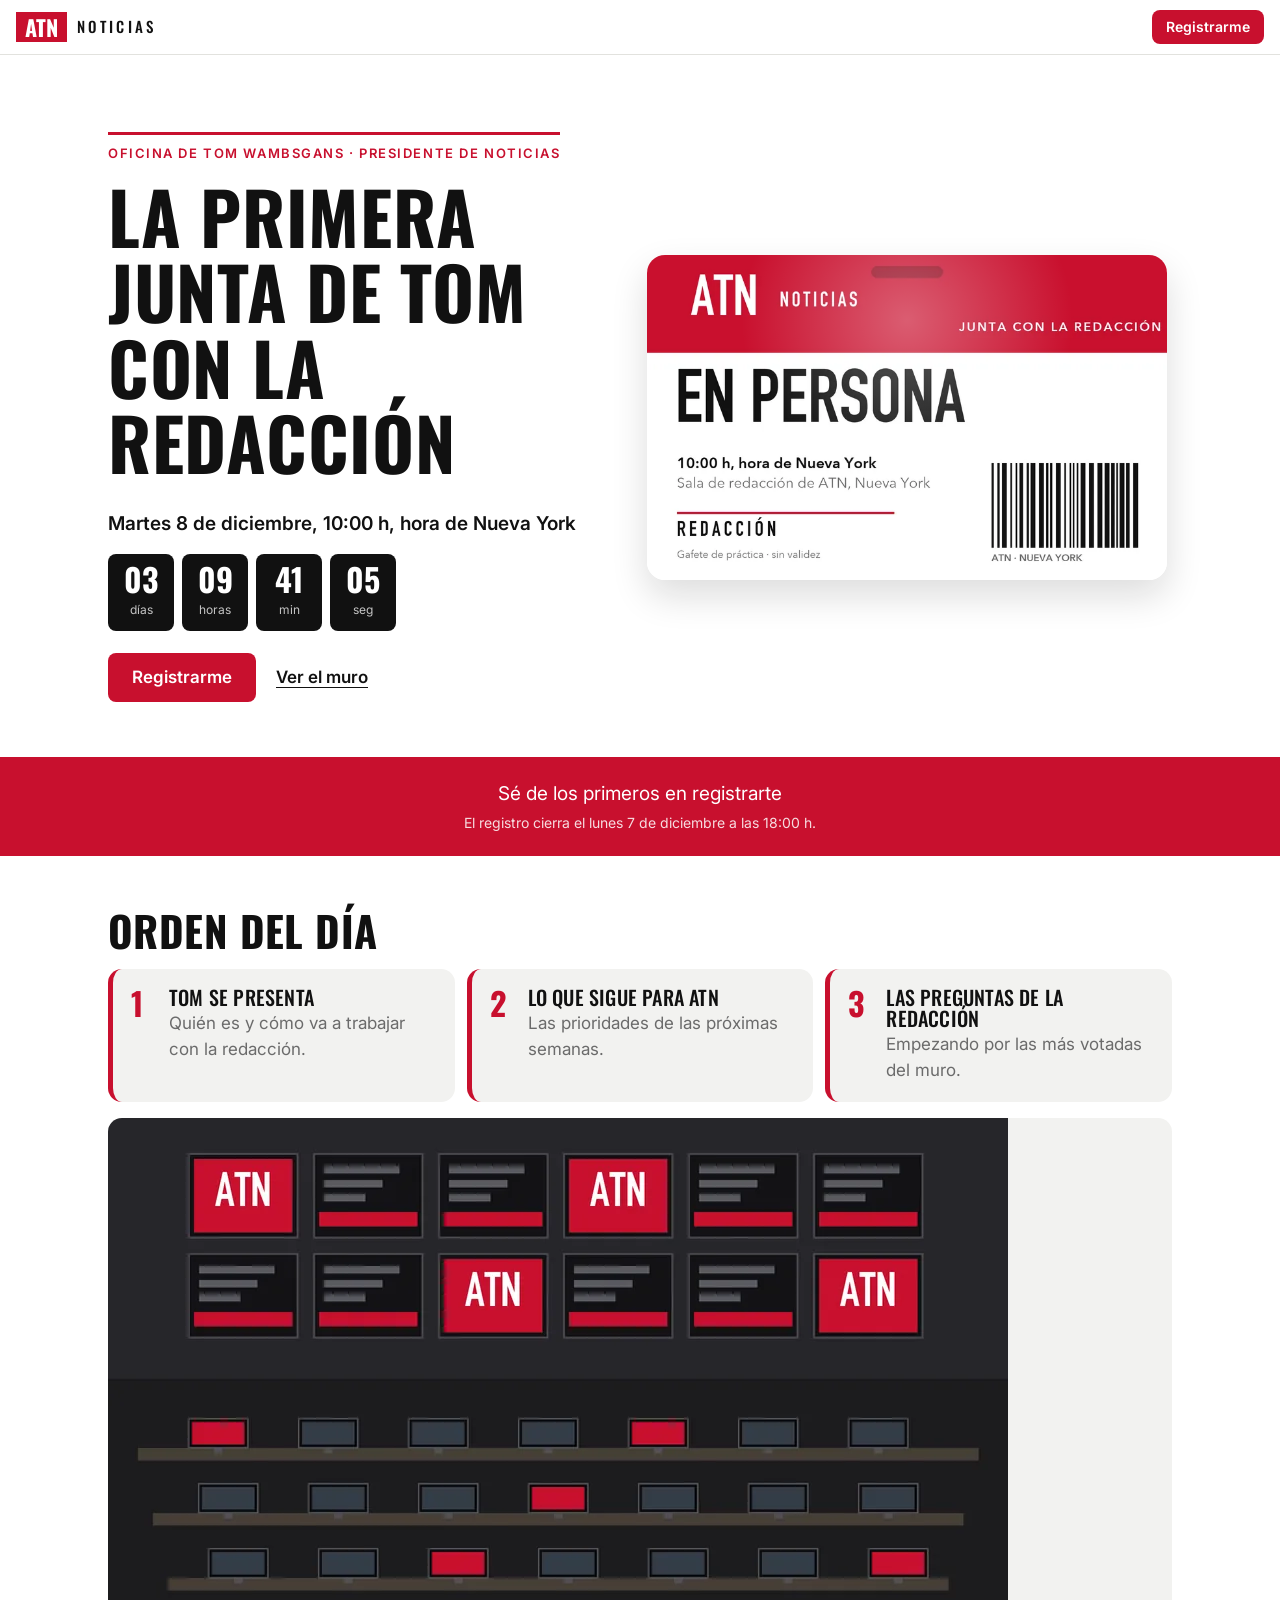
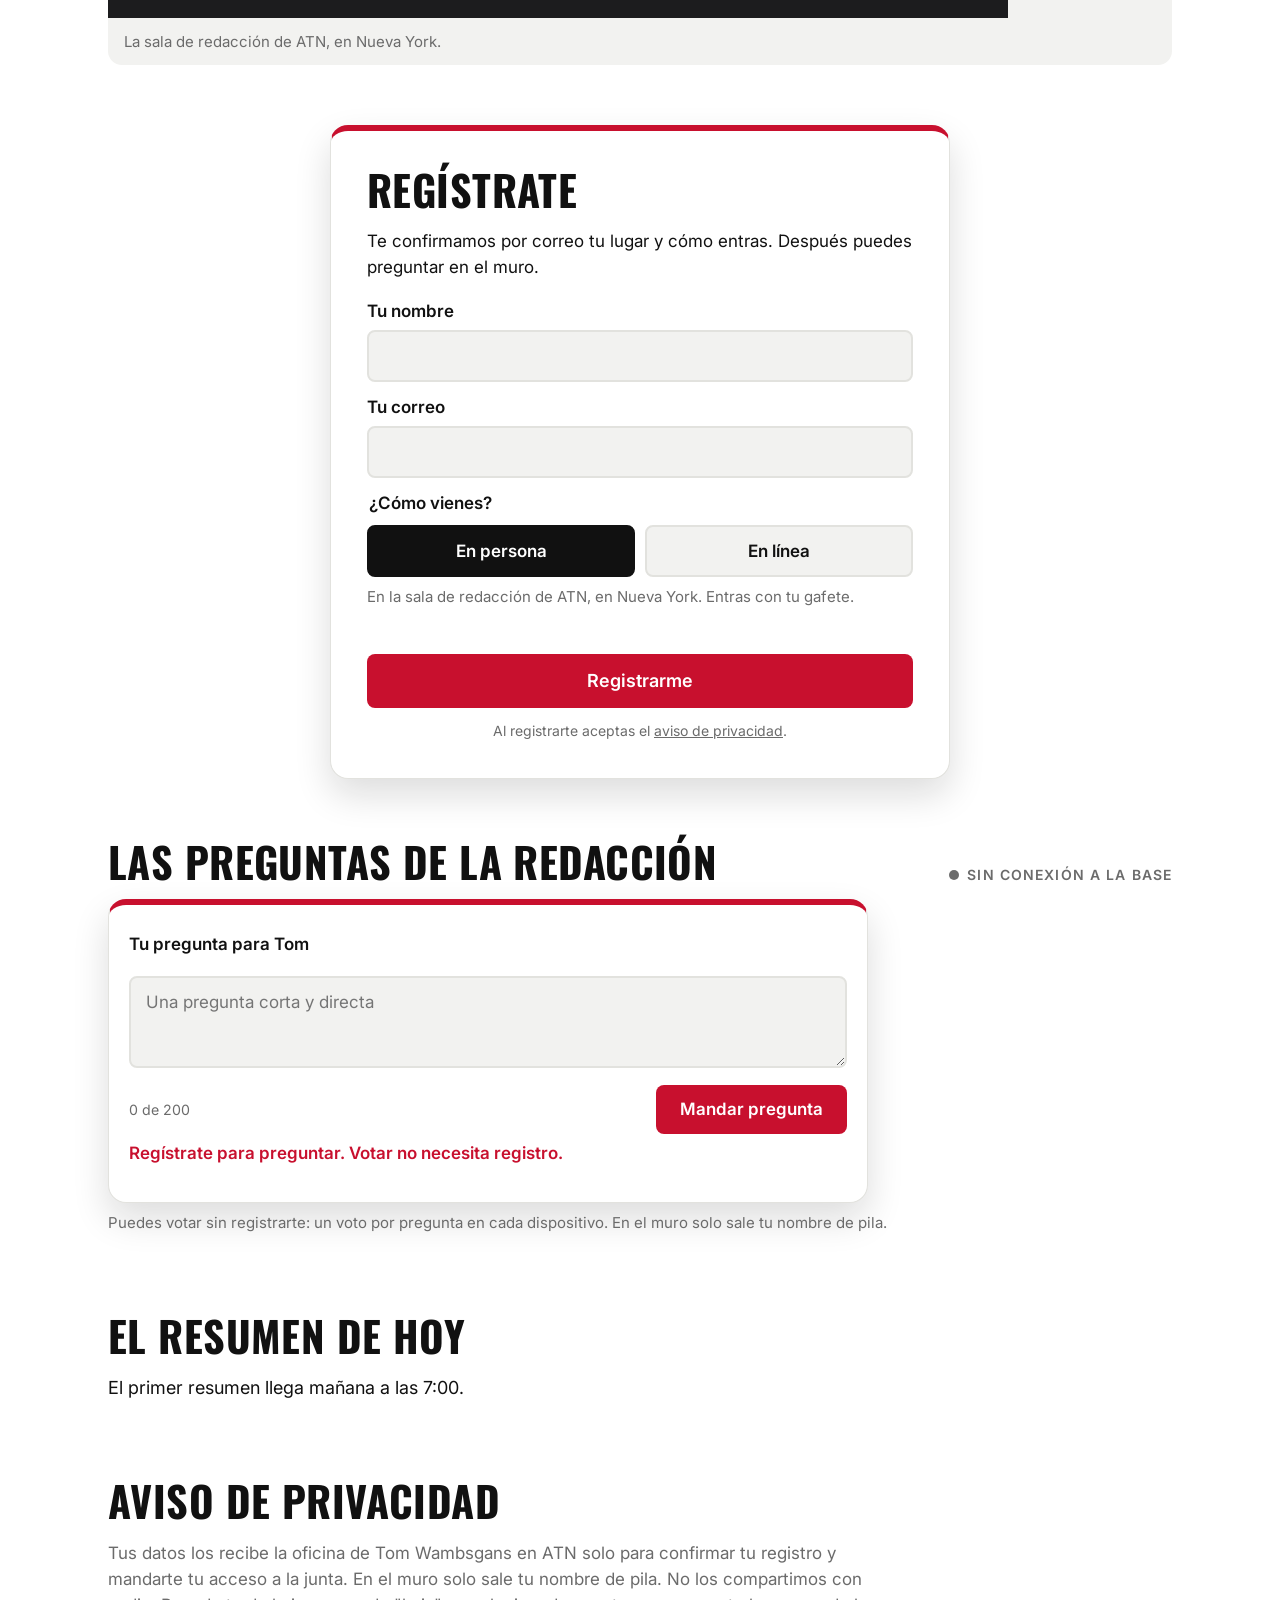
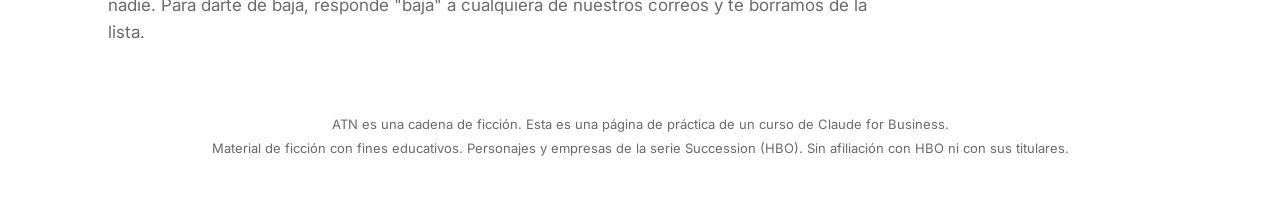
<file: respaldo/sitio/index.html>
<!doctype html>
<html lang="es">
<head>
  <meta charset="utf-8">
  <meta name="viewport" content="width=device-width, initial-scale=1, viewport-fit=cover">
  <title>La primera junta de Tom con la redacción · ATN Noticias</title>
  <meta name="description" content="Regístrate a la primera junta de Tom Wambsgans con la redacción de ATN y manda tu pregunta.">
  <meta name="theme-color" content="#C8102E">
  <meta property="og:title" content="La primera junta de Tom con la redacción · ATN Noticias">
  <meta property="og:description" content="Regístrate, pregunta y vota las preguntas de la redacción.">
  <meta property="og:image" content="img/gafete-persona.webp">
  <link rel="preconnect" href="https://fonts.googleapis.com">
  <link rel="preconnect" href="https://fonts.gstatic.com" crossorigin>
  <link href="https://fonts.googleapis.com/css2?family=Inter:wght@400;600&family=Oswald:wght@500;700&display=swap" rel="stylesheet">
  <link rel="preload" as="image" href="img/gafete-persona.webp">
  <link rel="stylesheet" href="estilos.css">
</head>
<body>
  <header class="barra">
    <a class="logo" href="#inicio" aria-label="ATN Noticias"><span class="logo-atn">ATN</span><span class="logo-not">Noticias</span></a>
    <a class="btn chico" href="#registro">Registrarme</a>
  </header>

  <main>
    <section id="inicio" class="portada">
      <div class="texto-portada">
        <p class="etiqueta">Oficina de Tom Wambsgans · Presidente de noticias</p>
        <h1>La primera junta de Tom con la redacción</h1>
        <p class="bajada" id="fecha-junta">10:00 h, hora de Nueva York</p>
        <div class="reloj" id="reloj" aria-label="Cuenta regresiva a la junta">
          <div><b id="r-dias">00</b><span>días</span></div>
          <div><b id="r-horas">00</b><span>horas</span></div>
          <div><b id="r-min">00</b><span>min</span></div>
          <div><b id="r-seg">00</b><span>seg</span></div>
        </div>
        <div class="acciones">
          <a class="btn" href="#registro">Registrarme</a>
          <a class="enlace" href="#muro">Ver el muro</a>
        </div>
      </div>
      <div class="escena" id="escena">
        <div class="tarjeta3d" id="tarjeta3d">
          <img id="gafete" src="img/gafete-persona.webp" width="800" height="500" alt="Gafete de ATN para la junta con la redacción, en persona">
          <div class="brillo" aria-hidden="true"></div>
        </div>
      </div>
    </section>

    <section class="cinta" aria-live="polite">
      <p class="lista" id="lista">Ya vienen <b id="cuantos">…</b> <span id="cuantos-txt">de la redacción</span></p>
      <p class="cierre" id="cierre-junta">El registro cierra la víspera a las 18:00 h.</p>
    </section>

    <section class="seccion" id="orden">
      <h2>Orden del día</h2>
      <ol class="puntos">
        <li class="punto"><span class="num">1</span><div><h3>Tom se presenta</h3><p>Quién es y cómo va a trabajar con la redacción.</p></div></li>
        <li class="punto"><span class="num">2</span><div><h3>Lo que sigue para ATN</h3><p>Las prioridades de las próximas semanas.</p></div></li>
        <li class="punto"><span class="num">3</span><div><h3>Las preguntas de la redacción</h3><p>Empezando por las más votadas del muro.</p></div></li>
      </ol>
      <figure class="sala">
        <img src="img/redaccion.webp" width="900" height="500" loading="lazy" alt="Ilustración de la sala de redacción de ATN, con la pared de pantallas y los escritorios">
        <figcaption>La sala de redacción de ATN, en Nueva York.</figcaption>
      </figure>
    </section>

    <section class="seccion registro" id="registro">
      <div class="caja">
        <div id="registro-cabeza">
          <h2>Regístrate</h2>
          <p>Te confirmamos por correo tu lugar y cómo entras. Después puedes preguntar en el muro.</p>
        </div>
        <form id="forma" novalidate>
          <label>Tu nombre<input id="nombre" name="nombre" autocomplete="name" maxlength="80" required></label>
          <label>Tu correo<input id="correo" name="correo" type="email" inputmode="email" autocomplete="email" maxlength="120" required></label>
          <fieldset>
            <legend>¿Cómo vienes?</legend>
            <div class="dos">
              <label><input type="radio" name="modalidad" value="En persona" checked><span>En persona</span></label>
              <label><input type="radio" name="modalidad" value="En línea"><span>En línea</span></label>
            </div>
            <p class="nota" id="nota-modalidad">En la sala de redacción de ATN, en Nueva York. Entras con tu gafete.</p>
          </fieldset>
          <p class="mensaje" id="mensaje" role="status"></p>
          <button class="btn grande" id="enviar" type="submit">Registrarme</button>
          <p class="privacidad">Al registrarte aceptas el <a href="#aviso">aviso de privacidad</a>.</p>
        </form>
        <div class="gracias" id="gracias" hidden>
          <div class="ok" aria-hidden="true">✓</div>
          <h2 id="gracias-titulo">Tu lugar quedó</h2>
          <p>En unos minutos te llega la confirmación. Revisa también tu carpeta de spam.</p>
          <a class="btn" href="#muro">Manda tu pregunta</a>
        </div>
      </div>
    </section>

    <section class="seccion muro" id="muro">
      <div class="muro-cabeza">
        <h2>Las preguntas de la redacción</h2>
        <span class="vivo" id="vivo"><i aria-hidden="true"></i><span id="vivo-txt">Conectando…</span></span>
      </div>
      <form id="forma-pregunta" class="caja pregunta" novalidate>
        <label for="pregunta">Tu pregunta para Tom</label>
        <textarea id="pregunta" rows="3" maxlength="200" placeholder="Una pregunta corta y directa"></textarea>
        <div class="pregunta-pie"><small id="cuenta">0 de 200</small><button class="btn" id="mandar" type="submit">Mandar pregunta</button></div>
        <p class="mensaje" id="mensaje-pregunta" role="status"></p>
      </form>
      <p class="nota">Puedes votar sin registrarte: un voto por pregunta en cada dispositivo. En el muro solo sale tu nombre de pila.</p>
      <ol class="preguntas" id="preguntas" aria-label="Preguntas del muro"></ol>
    </section>

    <section class="seccion resumen" id="resumen">
      <h2>El resumen de hoy</h2>
      <p class="fecha-resumen" id="resumen-fecha"></p>
      <div id="resumen-texto" class="resumen-texto"><p>El primer resumen llega mañana a las 7:00.</p></div>
      <ul id="resumen-fuentes" class="fuentes"></ul>
    </section>

    <section class="seccion aviso" id="aviso">
      <h2>Aviso de privacidad</h2>
      <p>Tus datos los recibe la oficina de Tom Wambsgans en ATN solo para confirmar tu registro y mandarte tu acceso a la junta. En el muro solo sale tu nombre de pila. No los compartimos con nadie. Para darte de baja, responde "baja" a cualquiera de nuestros correos y te borramos de la lista.</p>
    </section>
  </main>

  <footer class="pie">
    <p>ATN es una cadena de ficción. Esta es una página de práctica de un curso de Claude for Business.</p>
    <p>Material de ficción con fines educativos. Personajes y empresas de la serie Succession (HBO). Sin afiliación con HBO ni con sus titulares.</p>
  </footer>

  <canvas id="confeti" aria-hidden="true"></canvas>
  <script src="config.js"></script>
  <script src="app.js" defer></script>
</body>
</html>
</file>
<file: respaldo/sitio/estilos.css>
:root {
  --rojo: #C8102E;
  --rojo-2: #A00D25;
  --negro: #111111;
  --blanco: #FFFFFF;
  --claro: #F2F2F0;
  --gris: #6B6B6B;
  --linea: #E2E2DE;
  --radio: 14px;
  --sombra: 0 16px 36px rgba(17, 17, 17, .14);
}
* { box-sizing: border-box; }
html { scroll-behavior: smooth; -webkit-text-size-adjust: 100%; }
body { margin: 0; background: var(--blanco); color: var(--negro); font: 17px/1.55 "Inter", system-ui, sans-serif; overflow-x: hidden; }
img { max-width: 100%; display: block; }
h1, h2, h3 { font-family: "Oswald", "Arial Narrow", sans-serif; font-weight: 700; text-transform: uppercase; line-height: 1.05; margin: 0 0 .4em; letter-spacing: .01em; }
h1 { font-size: clamp(38px, 10.5vw, 72px); }
h2 { font-size: clamp(28px, 7vw, 42px); }
h3 { font-size: 20px; font-weight: 500; }
a { color: inherit; }

.barra { position: sticky; top: 0; z-index: 10; display: flex; align-items: center; justify-content: space-between;
  padding: 10px 16px; background: rgba(255, 255, 255, .94); border-bottom: 1px solid var(--linea);
  backdrop-filter: blur(10px); -webkit-backdrop-filter: blur(10px); }
.logo { display: inline-flex; align-items: stretch; text-decoration: none; font-family: "Oswald", sans-serif; text-transform: uppercase; }
.logo-atn { background: var(--rojo); color: var(--blanco); font-weight: 700; font-size: 22px; padding: 2px 9px; line-height: 1.2; }
.logo-not { font-weight: 500; letter-spacing: .22em; font-size: 15px; padding: 0 0 0 10px; align-self: center; }

.btn { display: inline-flex; align-items: center; justify-content: center; border: 0; cursor: pointer; background: var(--rojo);
  color: var(--blanco); font: 600 17px/1 "Inter", sans-serif; text-decoration: none; padding: 16px 24px; border-radius: 8px;
  transition: transform .15s ease, background .2s; }
.btn:hover { background: var(--rojo-2); transform: translateY(-2px); }
.btn:active { transform: scale(.97); }
.btn.chico { padding: 10px 14px; font-size: 14px; }
.btn.grande { width: 100%; padding: 18px; font-size: 18px; }
.btn[disabled] { opacity: .55; cursor: default; transform: none; }
.enlace { font-weight: 600; text-underline-offset: 4px; }

.portada { padding: 30px 18px 34px; display: grid; gap: 28px; max-width: 1100px; margin: 0 auto; }
.etiqueta { display: inline-block; border-top: 3px solid var(--rojo); color: var(--rojo); font-weight: 600; font-size: 13px;
  letter-spacing: .12em; text-transform: uppercase; padding-top: 8px; margin: 0 0 14px; }
.bajada { font-size: 19px; font-weight: 600; margin: 0 0 16px; }
.reloj { display: flex; gap: 8px; margin: 0 0 22px; }
.reloj div { background: var(--negro); color: var(--blanco); border-radius: 8px; padding: 9px 10px; min-width: 66px; text-align: center; }
.reloj b { display: block; font-family: "Oswald", sans-serif; font-size: 32px; line-height: 1; font-variant-numeric: tabular-nums; }
.reloj span { font-size: 12px; opacity: .75; }
.acciones { display: flex; align-items: center; gap: 20px; flex-wrap: wrap; }

.escena { perspective: 1000px; display: grid; place-items: center; }
.tarjeta3d { position: relative; width: min(88vw, 520px); aspect-ratio: 8 / 5; border-radius: 18px; overflow: hidden; box-shadow: var(--sombra);
  transform-style: preserve-3d; transform: rotateX(var(--rx, 0deg)) rotateY(var(--ry, 0deg)); transition: transform .12s ease-out; }
.tarjeta3d img { width: 100%; height: 100%; object-fit: cover; transition: opacity .3s ease; }
.tarjeta3d img.cambiando { opacity: 0; }
.brillo { position: absolute; inset: 0; pointer-events: none;
  background: radial-gradient(circle at var(--gx, 50%) var(--gy, 20%), rgba(255, 255, 255, .32), rgba(255, 255, 255, 0) 45%); }

.cinta { background: var(--rojo); color: var(--blanco); padding: 22px 18px; text-align: center; }
.cinta p { margin: 0; }
.lista { font-size: 19px; }
.lista b { font-family: "Oswald", sans-serif; font-size: 30px; font-variant-numeric: tabular-nums; }
.cierre { font-size: 14px; opacity: .85; margin-top: 4px !important; }

.seccion { max-width: 1100px; margin: 0 auto; padding: 52px 18px 8px; }
.puntos { list-style: none; padding: 0; margin: 0; display: grid; gap: 12px; }
.punto { display: flex; gap: 16px; background: var(--claro); border-radius: var(--radio); padding: 18px; border-left: 5px solid var(--rojo); }
.punto .num { font-family: "Oswald", sans-serif; font-weight: 700; font-size: 32px; color: var(--rojo); line-height: 1; min-width: 22px; }
.punto h3 { margin-bottom: 2px; }
.punto p { margin: 0; color: var(--gris); }

.sala { margin: 16px 0 0; border-radius: var(--radio); overflow: hidden; background: var(--claro); }
.sala figcaption { padding: 12px 16px; color: var(--gris); font-size: 15px; }

.caja { background: var(--blanco); border: 1px solid var(--linea); border-top: 6px solid var(--rojo); border-radius: 18px; padding: 26px 20px; box-shadow: var(--sombra); }
form label { display: block; font-weight: 600; margin: 12px 0; }
input, textarea { width: 100%; margin-top: 6px; font: 17px "Inter", sans-serif; padding: 14px 15px; border-radius: 8px;
  border: 2px solid var(--linea); background: var(--claro); color: var(--negro); resize: vertical; }
input:focus, textarea:focus { outline: none; border-color: var(--negro); }
input[aria-invalid="true"], textarea[aria-invalid="true"] { border-color: var(--rojo); }
fieldset { border: 0; padding: 0; margin: 12px 0; }
legend { font-weight: 600; margin-bottom: 8px; }
.dos { display: flex; gap: 10px; }
.dos label { margin: 0; flex: 1; }
.dos input { position: absolute; opacity: 0; width: 1px; height: 1px; }
.dos span { display: grid; place-items: center; height: 52px; border-radius: 8px; background: var(--claro); font-weight: 600; cursor: pointer; border: 2px solid var(--linea); }
.dos input:checked + span { background: var(--negro); color: var(--blanco); border-color: var(--negro); }
.dos input:focus-visible + span { border-color: var(--rojo); }
.nota { color: var(--gris); font-size: 15px; margin: 8px 0 0; }
.mensaje { min-height: 1.4em; font-weight: 600; color: var(--rojo); margin: 6px 0 10px; }
.mensaje.bien { color: #1D6B3A; }
.privacidad { font-size: 14px; color: var(--gris); text-align: center; margin: 12px 0 0; }
.gracias { text-align: center; padding: 16px 0; animation: entrar .6s ease; }
.gracias .ok { display: inline-grid; place-items: center; width: 78px; height: 78px; border-radius: 50%; background: var(--rojo); color: var(--blanco); font-size: 40px; margin-bottom: 10px; }
@keyframes entrar { from { opacity: 0; transform: translateY(14px) scale(.97); } }

.muro-cabeza { display: flex; flex-wrap: wrap; align-items: baseline; justify-content: space-between; gap: 8px 16px; }
.vivo { display: inline-flex; align-items: center; gap: 8px; font-weight: 600; font-size: 14px; text-transform: uppercase; letter-spacing: .08em; color: var(--gris); }
.vivo i { width: 10px; height: 10px; border-radius: 50%; background: var(--gris); }
.vivo.en-vivo { color: var(--rojo); }
.vivo.en-vivo i { background: var(--rojo); animation: latido 1.4s ease-in-out infinite; }
@keyframes latido { 50% { opacity: .25; } }
.pregunta label { margin-top: 0; }
.pregunta-pie { display: flex; justify-content: space-between; align-items: center; gap: 12px; margin-top: 10px; }
.pregunta-pie small { color: var(--gris); }
.preguntas { list-style: none; padding: 0; margin: 18px 0 0; display: grid; gap: 10px; }
.p { display: grid; grid-template-columns: 1fr auto; gap: 14px; align-items: center; background: var(--claro); border-radius: var(--radio); padding: 16px 18px; }
.p .quien { font-family: "Oswald", sans-serif; font-weight: 500; text-transform: uppercase; letter-spacing: .06em; color: var(--rojo); font-size: 14px; }
.p .texto { margin: 2px 0 0; font-size: 18px; overflow-wrap: anywhere; }
.votar { display: grid; justify-items: center; gap: 2px; min-width: 70px; border: 2px solid var(--negro); background: var(--blanco); border-radius: 10px; padding: 8px 10px; cursor: pointer; font: 600 13px "Inter", sans-serif; color: var(--negro); }
.votar b { font-family: "Oswald", sans-serif; font-size: 26px; line-height: 1; font-variant-numeric: tabular-nums; }
.votar.votado { background: var(--negro); color: var(--blanco); cursor: default; }
.p.cambio { animation: cambio 1.2s ease; }
@keyframes cambio { 0% { background: #FBD9DF; transform: scale(1.02); } 100% { background: var(--claro); transform: none; } }

.resumen-texto { font-size: 18px; max-width: 70ch; }
.resumen-texto p { margin: 0 0 10px; }
.fecha-resumen { color: var(--rojo); font-weight: 600; text-transform: uppercase; letter-spacing: .08em; font-size: 14px; margin: 0 0 8px; }
.fuentes { padding-left: 18px; color: var(--gris); }
.fuentes a { color: var(--negro); font-weight: 600; }

.aviso p { color: var(--gris); max-width: 70ch; }
.pie { text-align: center; color: var(--gris); font-size: 13px; padding: 40px 18px 50px; }
.pie p { margin: 4px 0; }
#confeti { position: fixed; inset: 0; width: 100%; height: 100%; pointer-events: none; z-index: 50; }

/* Vista para proyectar: con #pantalla al final de la liga */
body.pantalla { background: var(--negro); color: var(--blanco); }
body.pantalla .barra, body.pantalla .portada, body.pantalla #orden, body.pantalla #registro, body.pantalla #resumen,
body.pantalla #aviso, body.pantalla .pie, body.pantalla #forma-pregunta, body.pantalla .muro > .nota, body.pantalla .cierre { display: none; }
body.pantalla .cinta { background: transparent; padding-top: 30px; }
body.pantalla .lista { font-size: 30px; }
body.pantalla .lista b { font-size: 54px; color: var(--rojo); }
body.pantalla .seccion { max-width: 1400px; padding-top: 10px; }
body.pantalla h2 { font-size: 56px; color: var(--blanco); }
body.pantalla .vivo { font-size: 20px; }
body.pantalla .p { background: #1E1E1E; padding: 22px 26px; }
body.pantalla .p .quien { font-size: 20px; }
body.pantalla .p .texto { font-size: 32px; line-height: 1.25; color: var(--blanco); }
body.pantalla .votar { background: transparent; color: var(--blanco); border-color: var(--rojo); min-width: 96px; }
body.pantalla .votar b { font-size: 40px; }
body.pantalla .p.cambio { animation: cambio-oscuro 1.2s ease; }
@keyframes cambio-oscuro { 0% { background: var(--rojo); transform: scale(1.02); } 100% { background: #1E1E1E; transform: none; } }

@media (min-width: 860px) {
  .portada { grid-template-columns: 1fr 1.05fr; align-items: center; padding-top: 56px; min-height: 78vh; }
  .puntos { grid-template-columns: repeat(3, 1fr); }
  .registro .caja { max-width: 620px; margin: 0 auto; padding: 36px; }
  .pregunta { max-width: 760px; }
  body.pantalla .preguntas { grid-template-columns: 1fr 1fr; }
}
@media (prefers-reduced-motion: reduce) {
  *, *::before, *::after { animation: none !important; transition: none !important; }
}
</file>
